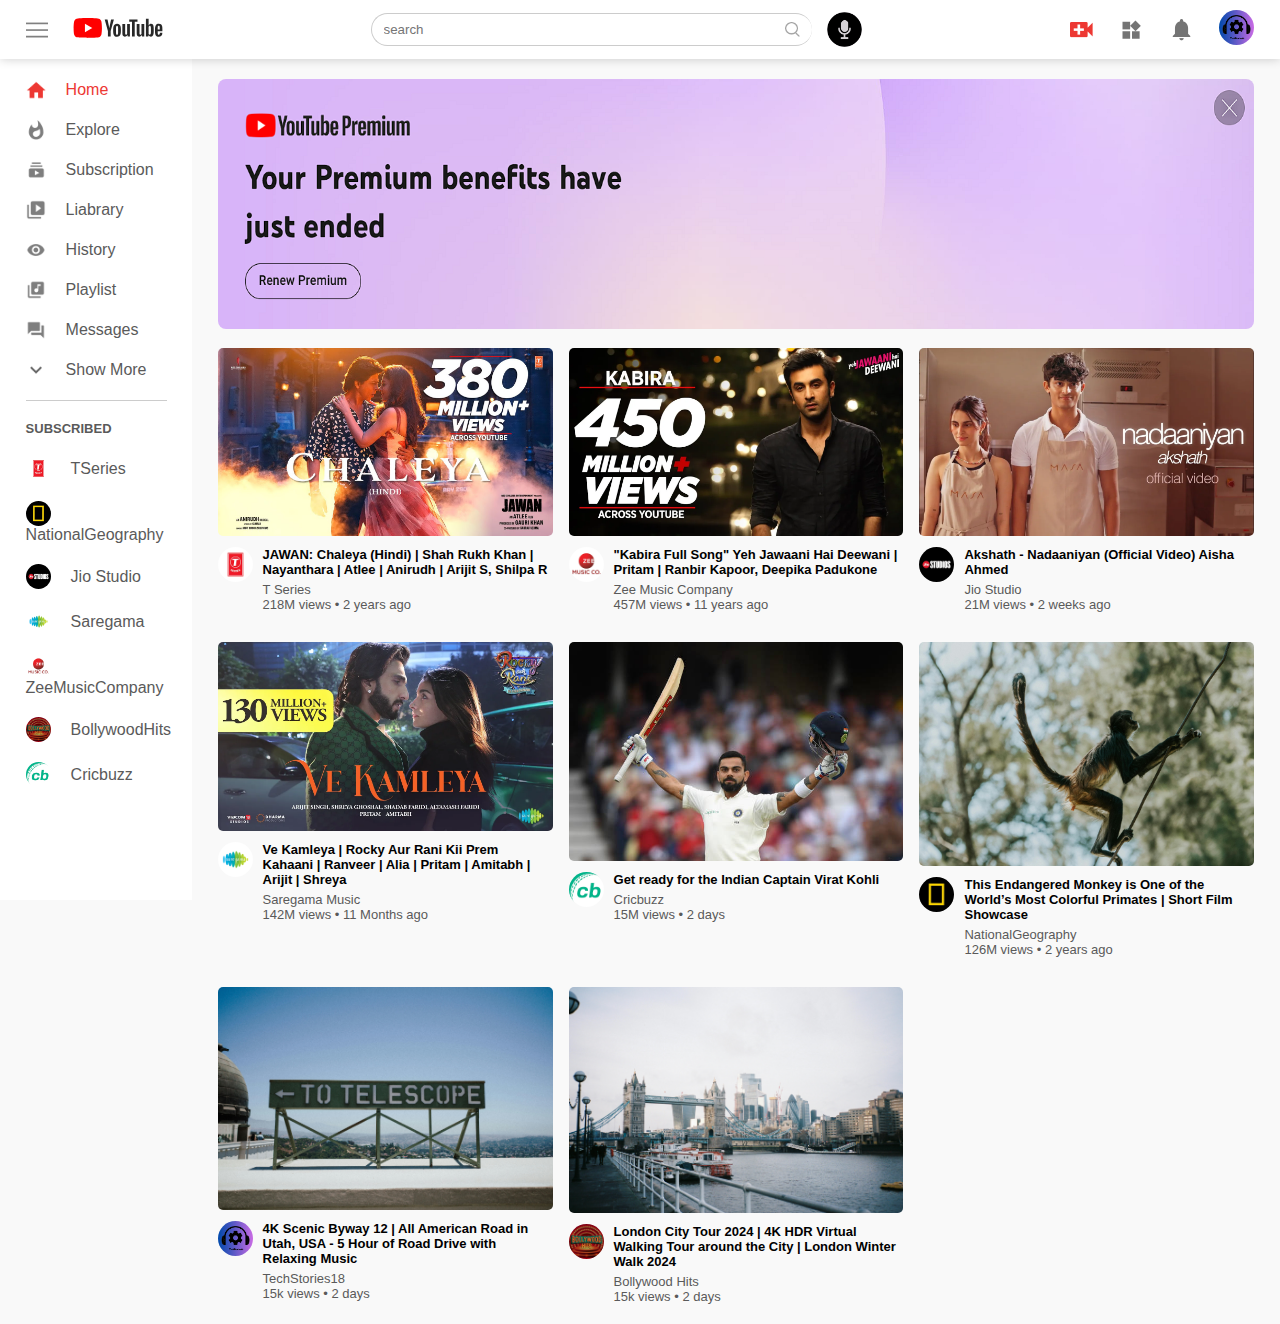
<file: index.html>
<!DOCTYPE html>
<html lang="en">
<head>
    <meta charset="UTF-8">
    <meta http-equiv="X-UA-Compatible" content="IE=edge">
    <meta name="viewport" content="width=device-width, initial-scale=1.0">
    <title>YouTube</title>
    <link rel="stylesheet" href="./CSS/Style.css" >
    
    <link rel="stylesheet" href="https://cdnjs.cloudflare.com/ajax/libs/font-awesome/6.4.2/css/all.min.css" integrity="sha512-z3gLpd7yknf1YoNbCzqRKc4qyor8gaKU1qmn+CShxbuBusANI9QpRohGBreCFkKxLhei6S9CQXFEbbKuqLg0DA==" crossorigin="anonymous" referrerpolicy="no-referrer" />
</head>
<body>
    <nav class="flex-div">
        <div class="nav-left flex-div">
            <img src="./images/menu.png" class="menu-icon" id="menu-toggle">
            <a href="index.html"><img  src="./images/youtubelogo.svg" class="logo"></a>
            
        </div>

        <div class="nav-middle flex-div">
            <div class="searchbox flex-div">
                <input type="search" placeholder="search">
                <div class="separator"></div>
                <img src="./images/search.png">
            </div>
            <img src="./images/microphone.png" class="mic-icon">
        </div>

        <div class="nav-right flex-div">
            <img src="./images/upload.png">
            <img src="./images/more.png">
            <img src="./images/notification.png">
            <a href="./HTML/YourChannel.html"><img id="button" src="./images/TechStories.png" class="user-icon"></a>
        </div>
    </nav>

    <!--------------------------sidebar------------------------>

    <div class="sidebar">
        <div class="shortcut-links">
            <a href="index.html"><img src="./images/home.png" ><p>Home</p></a>
            <a href=""><img src="./images/explore.png" ><p>Explore</p></a>
            <a href=""><img src="./images/subscriprion.png" ><p>Subscription</p></a>
            <a href=""><img src="./images/library.png" ><p>Liabrary</p></a>
            <a href=""><img src="./images/history.png" ><p>History</p></a>
            <a href=""><img src="./images/playlist.png" ><p>Playlist</p></a>
            <a href=""><img src="./images/messages.png" ><p>Messages</p></a>
            <a href=""><img src="./images/show-more.png" ><p>Show More</p></a>
            <hr>
        </div>
        <div class="subscribed-list"> 
            <h3>SUBSCRIBED</h3>
            <a href="YourChannel.html"><img src="./images/TSeries.jpg" ><p>TSeries</p></a>
            <a href=""><img src="./images/NationalGeography.jpg" ><p>NationalGeography</p></a>
            <a href=""><img src="./images/Jio Studio.jpg" ><p>Jio Studio</p></a>
            <a href=""><img src="./images/Saregama.jpg" ><p>Saregama</p></a>
            <a href=""><img src="./images/ZeeMusicCompany.jpg" ><p>ZeeMusicCompany</p></a>
            <a href=""><img src="./images/BollywoodHits.jpg" ><p>BollywoodHits</p></a>
            <a href=""><img src="./images/Cricbuzz.jpg" ><p>Cricbuzz</p></a>
        </div>
    </div>

    <!---------Main --------------------->
    
    <div class="container">
        <div class="banner">
            <img src="./images/ytbanner.png" >
        </div>

        <div class="list-container">
            <div class="vid-list">
                <a href="./HTML/play-video.html"><img src="./images/Chaleya.png" class="thumbnail"></a>
                <div class="flex-div">
                    <img src="./images/TSeries.jpg">
                    <div class="vid-info">
                        <a href="">JAWAN: Chaleya (Hindi) | Shah Rukh Khan | Nayanthara | Atlee | Anirudh | Arijit S, Shilpa R</a>
                        <p>T Series</p>
                        <p>218M views &bull; 2 years ago</p>
                    </div>
                </div>
            </div>
            <div class="vid-list">
                <a href="./HTML/play-video1.html"><img src="./images/Kabira.png" class="thumbnail"></a>
                <div class="flex-div">
                    <img src="./images/ZeeMusicCompany.jpg">
                    <div class="vid-info">
                        <a href="">"Kabira Full Song" Yeh Jawaani Hai Deewani | Pritam | Ranbir Kapoor, Deepika Padukone</a>
                        <p>Zee Music Company</p>
                        <p>457M views &bull; 11 years ago</p>
                    </div>
                </div>
            </div>
            <div class="vid-list">
                <a href="./HTML/Video3.html"><img src="./images/nadaniyan.png" class="thumbnail"></a>
                <div class="flex-div">
                    <img src="./images/Jio Studio.jpg">
                    <div class="vid-info">
                        <a href="">Akshath - Nadaaniyan (Official Video) Aisha Ahmed</a>
                        <p>
                            Jio Studio</p>
                        <p>21M views &bull; 2 weeks ago</p>
                    </div>
                </div>
            </div>
            <div class="vid-list">
                <a href="./HTML/playvideo2.html"><img src="./images/VeKamleya.png" class="thumbnail"></a>
                <div class="flex-div">
                    <img src="./images/Saregama.jpg">
                    <div class="vid-info">
                        <a href="">Ve Kamleya | Rocky Aur Rani Kii Prem Kahaani | Ranveer | Alia | Pritam | Amitabh | Arijit | Shreya</a>
                        <p>Saregama Music</p>
                        <p>142M views &bull; 11 Months ago</p>
                    </div>
                </div>
            </div>
            <div class="vid-list">
                <a href="./HTML/Video5.html"><img src="./images/vk1.jpg" class="thumbnail"></a>
                <div class="flex-div">
                    <img src="./images/Cricbuzz.jpg">
                    <div class="vid-info">
                        <a href="">Get ready for the Indian Captain Virat Kohli</a>
                        <p>Cricbuzz</p>
                        <p>15M views &bull; 2 days</p>
                    </div>
                </div>
            </div>
            <div class="vid-list">
                <a href="./HTML/playvideo6.html"><img src="./images/IMG3.jpg" class="thumbnail"></a>
                <div class="flex-div">
                    <img src="./images/NationalGeography.jpg">
                    <div class="vid-info">
                        <a href="">This Endangered Monkey is One of the World’s Most Colorful Primates | Short Film Showcase</a>
                        <p>NationalGeography</p>
                        <p>126M views &bull; 2 years ago</p>
                    </div>
                </div>
            </div>
            <div class="vid-list">
                <a href=""><img src="./images/IMG5.jpg" class="thumbnail"></a>
                <div class="flex-div">
                    <img src="./images/TechStories.png">
                    <div class="vid-info">
                        <a href="">4K Scenic Byway 12 | All American Road in Utah, USA - 5 Hour of Road Drive with Relaxing Music</a>
                        <p>TechStories18</p>
                        <p>15k views &bull; 2 days</p>
                    </div>
                </div>
            </div>
            <div class="vid-list">
                <a href=""><img src="./images/IMG6.jpg" class="thumbnail"></a>
                <div class="flex-div">
                    <img src="./images/BollywoodHits.jpg">
                    <div class="vid-info">
                        <a href="">London City Tour 2024 | 4K HDR Virtual Walking Tour around the City | London Winter Walk 2024</a>
                        <p>Bollywood Hits</p>
                        <p>15k views &bull; 2 days</p>
                    </div>
                </div>
            </div>
            

        </div>




    </div>
    <script src="./JavaScript/script.js"></script>
</body>
</html>
</file>
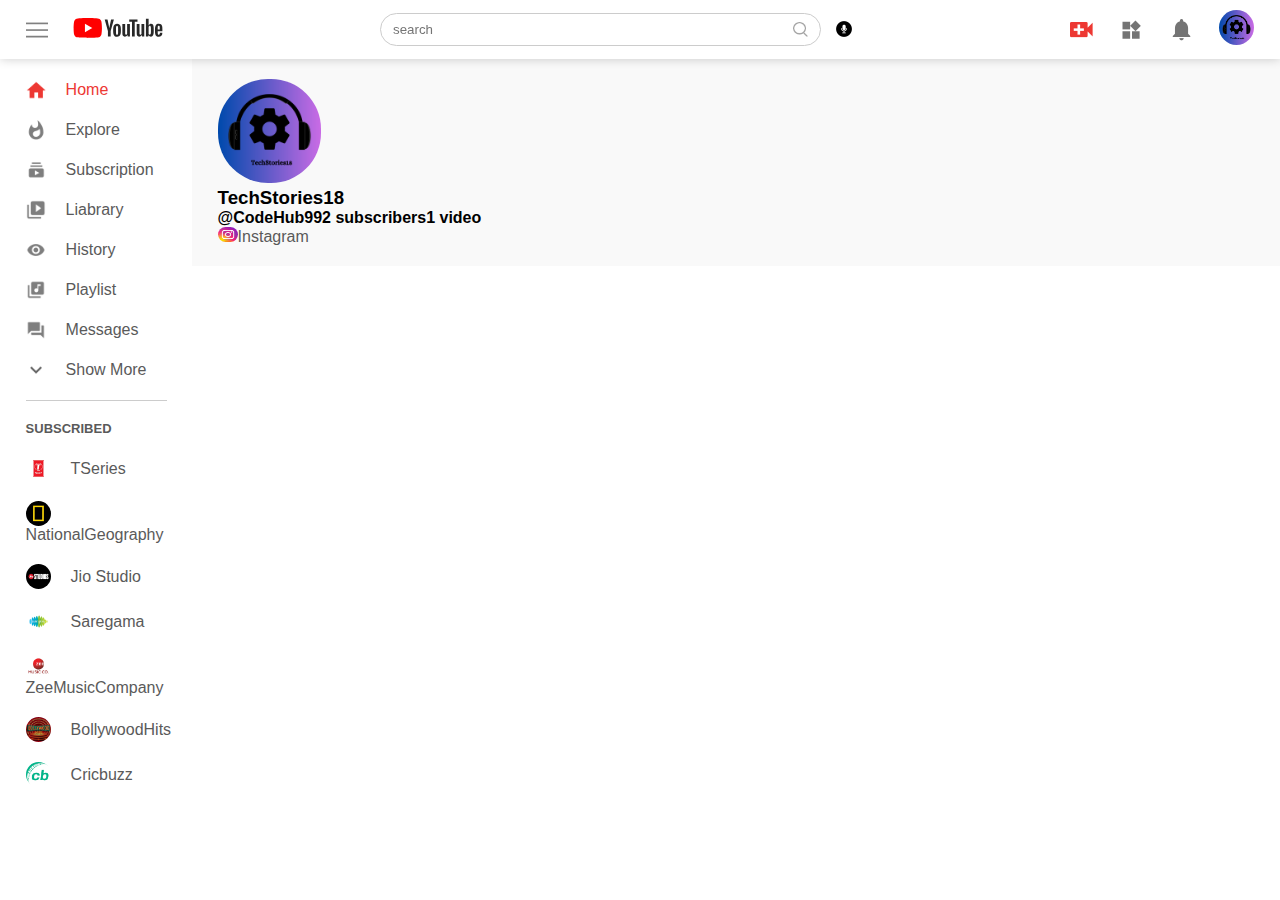
<file: HTML/YourChannel.html>
<!DOCTYPE html>
<html lang="en">
<head>
    <meta charset="UTF-8">
    <meta http-equiv="X-UA-Compatible" content="IE=edge">
    <meta name="viewport" content="width=device-width, initial-scale=1.0">
    <title>YouTube</title>
    <link rel="stylesheet" href="../CSS/style1.css" >
</head>
<body>
    <nav class="flex-div">
        <div class="nav-left flex-div">
            <img src="../images/menu.png" class="menu-icon">
            <a href="../index.html"><img src="../images/youtubelogo.svg" class="logo"></a>
        </div>

        <div class="nav-middle flex-div">
            <div class="searchbox flex-div">
                <input type="text" placeholder="search">
                <img src="../images/search.png">
            </div>
            <img src="../images/microphone.png" class="mic-icon">
        </div>

        <div class="nav-right flex-div">
            <img src="../images/upload.png">
            <img src="../images/more.png">
            <img src="../images/notification.png">
            <a href="YourChannel.html"><img id="button" src="../images/TechStories.png" class="user-icon"></a>
        </div>
    </nav>

    <!--------------------------sidebar------------------------>
    <section>
    <div class="sidebar">
        <div class="shortcut-links">
            <a href="../index.html"><img  src="../images/home.png" ><p>Home</p></>
            <a href=""><img src="../images/explore.png" ><p>Explore</p></a>
            <a href=""><img src="../images/subscriprion.png" ><p>Subscription</p></a>
            <a href=""><img src="../images/library.png" ><p>Liabrary</p></a>
            <a href=""><img src="../images/history.png" ><p>History</p></a>
            <a href=""><img src="../images/playlist.png" ><p>Playlist</p></a>
            <a href=""><img src="../images/messages.png" ><p>Messages</p></a>
            <a href=""><img src="../images/show-more.png" ><p>Show More</p></a>
            <hr>
        </div>
        <div class="subscribed-list"> 
            <h3>SUBSCRIBED</h3>
            <a href=""><img src="../images/TSeries.jpg" ><p>TSeries</p></a>
            <a href=""><img src="../images/NationalGeography.jpg" ><p>NationalGeography</p></a>
            <a href=""><img src="../images/Jio Studio.jpg" ><p>Jio Studio</p></a>
            <a href=""><img src="../images/Saregama.jpg" ><p>Saregama</p></a>
            <a href=""><img src="../images/ZeeMusicCompany.jpg" ><p>ZeeMusicCompany</p></a>
            <a href=""><img src="../images/BollywoodHits.jpg" ><p>BollywoodHits</p></a>
            <a href=""><img src="../images/Cricbuzz.jpg" ><p>Cricbuzz</p></a>
        </div>
    </div>
</section>
    <!---------Main --------------------->
    <section>
    <div class="container">
        <div class="banner">
            <span><img src="../images/TechStories.png" ><p><h3> TechStories18</h3>
                <h4>@CodeHub992 subscribers1 video</h4>
                <a href="https://www.instagram.com/p/B4zMIGBFQV3/?igshid=9yzgavcsrr5e"><img src="../images/instagram.png" style="height: 15px;width: 20px;">Instagram</a>
                </p>
            </span>
        </div>
    </div>
</section>



    </div>
    <script src="../JavaScript/script.js"></script>
</body>
</html>
</file>
<file: CSS/Style.css>
*{
    margin: 0;
    padding: 0;
    font-family:'poppins', sans-serif;
    box-sizing: border-box;
}
a{
    text-decoration: none;
    color: #5a5a5a;
}
img{
    cursor: pointer;
}
.flex-div{
    display: flex;
    align-items: center;
}
nav{
    padding: 10px 2%;
    justify-content: space-between;
    box-shadow: 0 0 10px rgba(0, 0, 0, 0.2);
    background: #fff;
    position: sticky;
    top: 0;
    flex-wrap: wrap;
    z-index: 10;
}
.nav-right img{
    width: 25px;
    margin-right: 25px;

}
.nav-right .user-icon{
    width: 35px;
    border-radius: 50%;
    margin-right: 0;
}
.nav-left .menu-icon{
    width: 22px;
    margin-right: 25px;
}

.nav-left .logo{
    height: 20px;
    width: 90px;
}


.nav-middle .mic-icon{
    margin: auto;
    padding: auto;
    height: 35px;
    width: 35px;
    cursor: pointer;
    background-color: #D5D1D5;

    /* will-change: opacity; */
    opacity: 100%;
    border-radius: 50%;
    
}
.mic-icon:hover{
    border: 1px solid rgb(244, 223, 88);
    border-radius: 50%;
}
.nav-middle .searchbox{
    border: 1px solid #ccc;
    margin-right: 15px;
    padding: 8px 12px;
    border-radius: 25px;
    border-right: none;
}
.nav-middle .searchbox input{
    width: 400px;
    border: 0;
    outline: 0;
    /* background: transparent; */
}
.nav-middle .searchbox .separator {
    width: 1px;
    background-color: #aeadad;
    height: 70%; /* Adjust as needed */
    margin: auto 0; /* Center vertically */
}
.nav-middle .searchbox img{
    width: 15px;
}
.searchbox:hover{
    border: 1px solid rgb(136, 203, 245);
}

/* side bar */


.sidebar{
    background: #fff;
    width: 15%;
    height: 100vh;
    position: fixed;
    top: 0;
    padding-left: 2%;
    padding-top: 80px;
}

.shortcut-links a img{
    width: 20px;
    margin-right: 20px;

}
.shortcut-links a{
    display: flex;
    align-items: center;
    margin-bottom: 20px;
    width: fit-content;
    flex-wrap: wrap;

}
.shortcut-links a:first-child{
    color: #ed3833;
}
.sidebar hr{
    border: 0;
    height: 1px;
    background: #ccc;
    width: 85%;
}
.subscribed-list h3{
    font-size: 13px;
    margin: 20px 0;
    color: #5a5a5a;
}
.subscribed-list a{
    display: flex;
    align-items: center;
    margin-bottom: 20px;
    width: fit-content;
    flex-wrap: wrap;
}
.subscribed-list a img{
    width: 25px;
    border-radius: 50%;
    margin-right: 20px;
}
.small-sidebar{
    width: 5%;
}
.small-sidebar a p{
    display: none;

}
.small-sidebar h3{
    display: none;
}
.small-sidebar hr{
    width: 50%;
    margin-bottom: 25px;
}

/* SideBar 1 */


.sidebar1{
    background: #fff;
    width: 15%;
    height: 100vh;
    position: fixed;
    top: 0;
    padding-right: 2%;
    padding-top: 80px;
}

.shortcut-links1 a img{
    width: 20px;
    margin-left: 20px;

}
.shortcut-links1 a{
    display: flex;
    align-items: center;
    margin-bottom: 20px;
    width: fit-content;
    flex-wrap: wrap;

}
.shortcut-links1 a:first-child{
    color: #050505;
}
.sidebar1 hr{
    border: 0;
    height: 1px;
    background: #ccc;
    width: 85%;
}

.small-sidebar1{
    width: 5%;
}
.small-sidebar1 a p{
    display: none;

}
.small-sidebar1 h3{
    display: none;
}
.small-sidebar1 hr{
    width: 50%;
    margin-bottom: 25px;
}

/* Main */

.container{
    background: #f9f9f9;
    padding-left: 17%;
    padding-right: 2%;
    padding-top: 20px;
    padding-bottom: 20px;
}

.large-container{
    padding-left: 7%;
}
.banner{
    
    width: 100%;
}
.banner img{
    height: 250px;
    width: 100%;
    border-radius: 8px;
}
.list-container{
    display: grid;
    grid-template-columns: repeat(auto-fit, minmax(250px, 1fr));
    grid-column-gap: 16px;
    grid-row-gap: 30px;
    margin-top: 15px;
}
.vid-list .thumbnail{
    width: 100%;
    border-radius: 5px;
}
.vid-list .flex-div{
    align-items: flex-start;
    margin-top: 7px;
}
.vid-list .flex-div img{
    width: 35px;
    margin-right: 10px;
    border-radius: 50%;
}

.vid-info {
    color: #5a5a5a;
    font-size: 13px;

}
.vid-info a{
    color: #000;
    font-weight: 600;
    display: block;
    margin-bottom: 5px;
}

@media(max-width: 100%){
    nav{
        flex-wrap: wrap;
    }
    .menu-icon{
        display: none;
    }
    .sidebar{
        display: none;
    }
    .sidebar1{
        display: none;
    }
    
    .container .large-container{
        padding-left: 5%;
        padding-right: 5%;
    }
    .nav-right img{
        display: none;
    }
    /* .nav-right .user-icon{
        display: block;
        width: 30px;
    } */
    .nav-middle .searchbox input{
        width: 100px;
    }
    .nav-middle .mic-icon{
        display: none;
    }
    .logo{
        width: 90px;
    }
}
/*--------------------------play video page ---------------------*/


.play-container{
    padding-left: 2%;
}

.row{
    display: flex;
    justify-content: space-between;
    flex-wrap: wrap;
}
.play-video{
    flex-basis: 69%;
}
.right-sidebar{
    flex-basis: 30%;
}
.play-video video{
    width: 100%;
}
.side-video-list{
    display: flex;
    justify-content: space-between;
    margin-bottom: 8px;
}
.side-video-list img{
    width: 100%;
}
.side-video-list .small-thumbnail{
    flex-basis: 49%;
}
.side-video-list .vid-info{
    flex-basis: 49%;
}
.play-video .tags a{
    color: #0000ff;
    font-size: 13px;
}
.play-video h3{
    font-weight: 600;
    font-size: 22px;
}
.play-video .play-video-info{
    display: flex;
    align-items: center;
    justify-content: space-between;
    flex-wrap: wrap;
    margin-top: 10px;
    font-size: 14px;
    color: #5a5a5a;
}
.play-video .play-video-info a img{
    width: 20px;
    margin-right: 8px;
    border-radius: 50%;
    background-color: #aeadad;
}
.play-video .play-video-info a{
    display: inline-flex;
    align-items: center;
    margin-left: 15px;
}
.play-video hr{
    border: 0;
    height: 1px;
    background: #ccc;
    margin: 10px 0;
}
.publisher{
    display: flex;
    align-items: center;
    margin-top: 20px;

}
.publisher div{
    flex: 1;
    line-height: 18px;
}
.publisher img{
    width: 40px;
    border-radius: 50%;
    margin-right: 15px;
}
.publisher div p{
    color: #000;
    font-weight: 600;
    font-size: 18px;
}
.publisher  div span{
    font-size: 13px;
    color: #5a5a5a;
}
.publisher button{
    background: rgb(7, 7, 7);
    color: #fff;
    padding: 8px 30px;
    border: 0;
    outline: 0;
    border-radius: 20px;
    cursor: pointer;
}
.vid-description{
    padding-left: 55px;
    margin: 15px 0;
}
.vid-description p{
    font-size: 14px;
    margin-bottom: 5px;
    color: #5a5a5a;
}
.vid-description h4{
    font-size: 14px;
    color: #5a5a5a;
    margin-top: 15px;
}
.add-comment{
    display: flex;
    align-items: center;
    margin: 30px 0;

}
.add-comment img{
    width: 35px;
    border-radius: 50%;
    margin-right: 15px;
}
.add-comment input{
    border: 0;
    outline: 0;
    border-bottom: 1px solid #ccc;
    width: 100%;
    padding-top: 10px;
    background: transparent;
}
.old-comment{
    display: flex;
    align-items: center;
    margin: 20px 0;
}
.old-comment img{
    width: 35px;
    border-radius: 50%;
    margin-right: 15px;
}
.old-comment h3{
    font-size: 14px;
    margin-bottom: 2px;
}
.old-comment h3 span{
    font-size: 12px;
    color: #5a5a5a;
    font-weight: 500;
    margin-left: 8px;
}
.old-comment .comment-action{
    display: flex;
    align-items: center;
    margin: 8px 0;
    font-size: 14px;
}
.old-comment .comment-action img{
    border-radius: 0;
    width: 20px;
    margin-right: 5px;
}
.old-comment .comment-action span{
    margin-right: 20px;
    color: #5a5a5a;
}
.old-comment .comment-action a{
    color: #00f;
}
@media (max-width:900px){
    .play-video{
        flex-basis: 100%;
    }
    .right-sidebar{
        flex-basis: 100%;
    }
    .play-container{
        padding-left: 5%;
    }
    .vid-description{
        padding-left: 0;
    }
    .play-video .play-video-info a{
        margin-left: 0;
        margin-right: 15px;
        margin-top: 15px;
    }
}
</file>
<file: CSS/style1.css>
*{
    margin: 0;
    padding: 0;
    font-family:'poppins', sans-serif;
    box-sizing: border-box;
}
a{
    text-decoration: none;
    color: #5a5a5a;
}
img{
    cursor: pointer;
}
.flex-div{
    display: flex;
    align-items: center;
}
nav{
    padding: 10px 2%;
    justify-content: space-between;
    box-shadow: 0 0 10px rgba(0, 0, 0, 0.2);
    background: #fff;
    position: sticky;
    top: 0;
    z-index: 10;
}
.nav-right img{
    width: 25px;
    margin-right: 25px;

}
.nav-right .user-icon{
    width: 35px;
    border-radius: 50%;
    margin-right: 0;
}
.nav-left .menu-icon{
    width: 22px;
    margin-right: 25px;
}
.nav-left .logo{
    margin-left: auto;
    height: 20px;
    width: 90px;
}
.nav-middle .mic-icon{
    width: 16px;
}
.nav-middle .searchbox{
    border: 1px solid #ccc;
    margin-right: 15px;
    padding: 8px 12px;
    border-radius: 25px;
}
.nav-middle .searchbox input{
    width: 400px;
    border: 0;
    outline: 0;
    background: transparent;
}
.nav-middle .searchbox img{
    width: 15px;
}

/* side bar */


.sidebar{
    background: #fff;
    width: 15%;
    height: 100vh;
    position: fixed;
    top: 0;
    padding-left: 2%;
    padding-top: 80px;
}

.shortcut-links a img{
    width: 20px;
    margin-right: 20px;

}
.shortcut-links a{
    display: flex;
    align-items: center;
    margin-bottom: 20px;
    width: fit-content;
    flex-wrap: wrap;

}
.shortcut-links a:first-child{
    color: #ed3833;
}
.sidebar hr{
    border: 0;
    height: 1px;
    background: #ccc;
    width: 85%;
}
.subscribed-list h3{
    font-size: 13px;
    margin: 20px 0;
    color: #5a5a5a;
}
.subscribed-list a{
    display: flex;
    align-items: center;
    margin-bottom: 20px;
    width: fit-content;
    flex-wrap: wrap;
}
.subscribed-list a img{
    width: 25px;
    border-radius: 50%;
    margin-right: 20px;
}
.small-sidebar{
    width: 5%;
}
.small-sidebar a p{
    display: none;

}
.small-sidebar h3{
    display: none;
}
.small-sidebar hr{
    width: 50%;
    margin-bottom: 25px;
}

/* SideBar 1 */


.sidebar1{
    background: #fff;
    width: 15%;
    height: 100vh;
    position: fixed;
    top: 0;
    padding-right: 2%;
    padding-top: 80px;
}

.shortcut-links1 a img{
    width: 20px;
    margin-left: 20px;

}
.shortcut-links1 a{
    display: flex;
    align-items: center;
    margin-bottom: 20px;
    width: fit-content;
    flex-wrap: wrap;

}
.shortcut-links1 a:first-child{
    color: #050505;
}
.sidebar1 hr{
    border: 0;
    height: 1px;
    background: #ccc;
    width: 85%;
}

.small-sidebar1{
    width: 5%;
}
.small-sidebar1 a p{
    display: none;

}
.small-sidebar1 h3{
    display: none;
}
.small-sidebar1 hr{
    width: 50%;
    margin-bottom: 25px;
}

/* Main */

.container{
    background: #f9f9f9;
    padding-left: 17%;
    padding-right: 2%;
    padding-top: 20px;
    padding-bottom: 20px;
}

.large-container{
    padding-left: 7%;
}
.banner{
    width: 100%;
}
.banner img{
    width: 10%;
    border-radius: 50px;
}
.list-container{
    display: grid;
    grid-template-columns: repeat(auto-fit, minmax(250px, 1fr));
    grid-column-gap: 16px;
    grid-row-gap: 30px;
    margin-top: 15px;
}
.vid-list .thumbnail{
    width: 100%;
    border-radius: 5px;
}
.vid-list .flex-div{
    align-items: flex-start;
    margin-top: 7px;
}
.vid-list .flex-div img{
    width: 35px;
    margin-right: 10px;
    border-radius: 50%;
}

.vid-info {
    color: #5a5a5a;
    font-size: 13px;

}
.vid-info a{
    color: #000;
    font-weight: 600;
    display: block;
    margin-bottom: 5px;
}

@media(max-width: 900px){
    .menu-icon{
        display: none;
    }
    .sidebar{
        display: none;
    }
    .sidebar1{
        display: none;
    }
    
    .container .large-container{
        padding-left: 5%;
        padding-right: 5%;
    }
    .nav-right img{
        display: none;
    }
    /* .nav-right .user-icon{
        display: block;
        width: 30px;
    } */
    .nav-middle .searchbox input{
        width: 100px;
    }
    .nav-middle .mic-icon{
        display: none;
    }
    .logo{
        width: 90px;
    }
}
/*--------------------------play video page ---------------------*/


.play-container{
    padding-left: 2%;
}

.row{
    display: flex;
    justify-content: space-between;
    flex-wrap: wrap;
}
.play-video{
    flex-basis: 69%;
}
.right-sidebar{
    flex-basis: 30%;
}
.play-video video{
    width: 100%;
}
.side-video-list{
    display: flex;
    justify-content: space-between;
    margin-bottom: 8px;
}
.side-video-list img{
    width: 100%;
}
.side-video-list .small-thumbnail{
    flex-basis: 49%;
}
.side-video-list .vid-info{
    flex-basis: 49%;
}
.play-video .tags a{
    color: #0000ff;
    font-size: 13px;
}
.play-video h3{
    font-weight: 600;
    font-size: 22px;
}
.play-video .play-video-info{
    display: flex;
    align-items: center;
    justify-content: space-between;
    flex-wrap: wrap;
    margin-top: 10px;
    font-size: 14px;
    color: #5a5a5a;
}
.play-video .play-video-info a img{
    width: 20px;
    margin-right: 8px;
}
.play-video .play-video-info a{
    display: inline-flex;
    align-items: center;
    margin-left: 15px;
}
.play-video hr{
    border: 0;
    height: 1px;
    background: #ccc;
    margin: 10px 0;
}
.publisher{
    display: flex;
    align-items: center;
    margin-top: 20px;

}
.publisher div{
    flex: 1;
    line-height: 18px;
}
.publisher img{
    width: 40px;
    border-radius: 50%;
    margin-right: 15px;
}
.publisher div p{
    color: #000;
    font-weight: 600;
    font-size: 18px;
}
.publisher  div span{
    font-size: 13px;
    color: #5a5a5a;
}
.publisher button{
    background: red;
    color: #fff;
    padding: 8px 30px;
    border: 0;
    outline: 0;
    border-radius: 4px;
    cursor: pointer;
}
.vid-description{
    padding-left: 55px;
    margin: 15px 0;
}
.vid-description p{
    font-size: 14px;
    margin-bottom: 5px;
    color: #5a5a5a;
}
.vid-description h4{
    font-size: 14px;
    color: #5a5a5a;
    margin-top: 15px;
}
.add-comment{
    display: flex;
    align-items: center;
    margin: 30px 0;

}
.add-comment img{
    width: 35px;
    border-radius: 50%;
    margin-right: 15px;
}
.add-comment input{
    border: 0;
    outline: 0;
    border-bottom: 1px solid #ccc;
    width: 100%;
    padding-top: 10px;
    background: transparent;
}
.old-comment{
    display: flex;
    align-items: center;
    margin: 20px 0;
}
.old-comment img{
    width: 35px;
    border-radius: 50%;
    margin-right: 15px;
}
.old-comment h3{
    font-size: 14px;
    margin-bottom: 2px;
}
.old-comment h3 span{
    font-size: 12px;
    color: #5a5a5a;
    font-weight: 500;
    margin-left: 8px;
}
.old-comment .comment-action{
    display: flex;
    align-items: center;
    margin: 8px 0;
    font-size: 14px;
}
.old-comment .comment-action img{
    border-radius: 0;
    width: 20px;
    margin-right: 5px;
}
.old-comment .comment-action span{
    margin-right: 20px;
    color: #5a5a5a;
}
.old-comment .comment-action a{
    color: #00f;
}
@media (max-width:900px){
    .play-video{
        flex-basis: 100%;
    }
    .right-sidebar{
        flex-basis: 100%;
    }
    .play-container{
        padding-left: 5%;
    }
    .vid-description{
        padding-left: 0;
    }
    .play-video .play-video-info a{
        margin-left: 0;
        margin-right: 15px;
        margin-top: 15px;
    }
}
</file>
